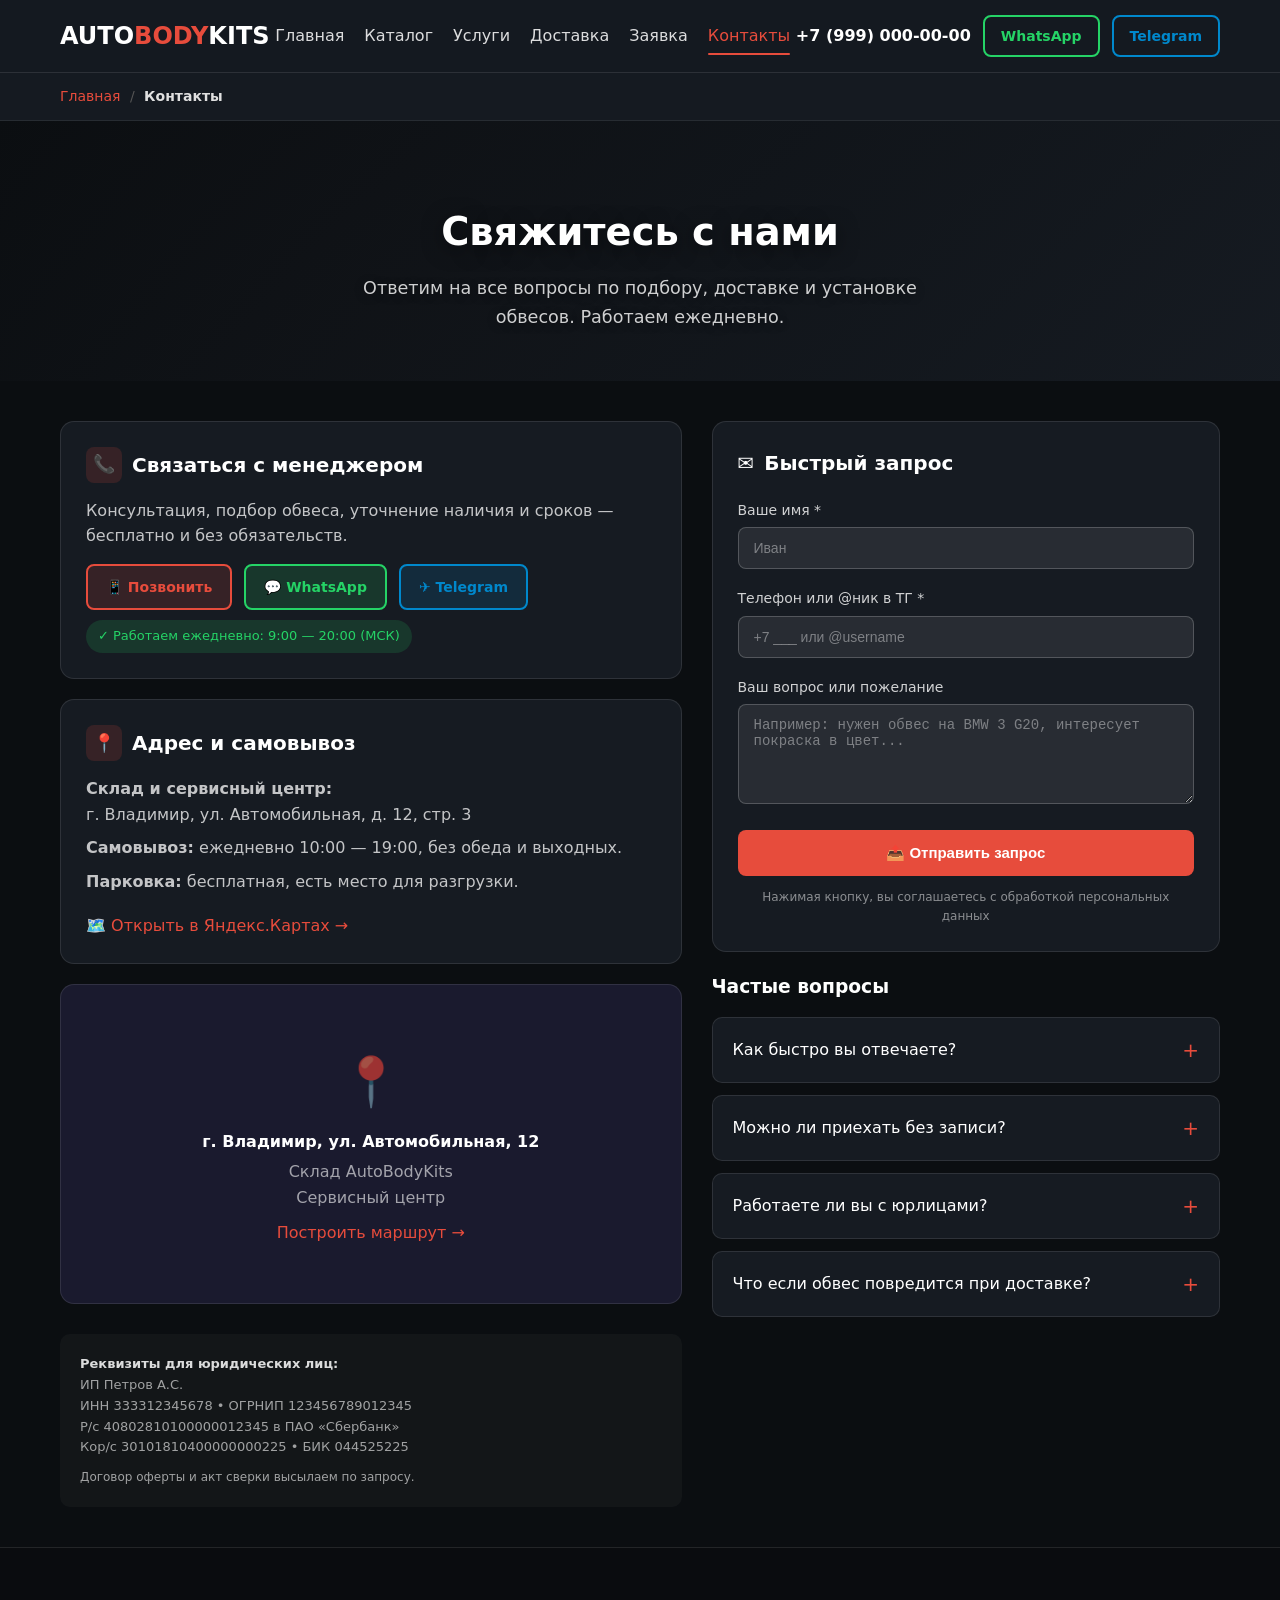
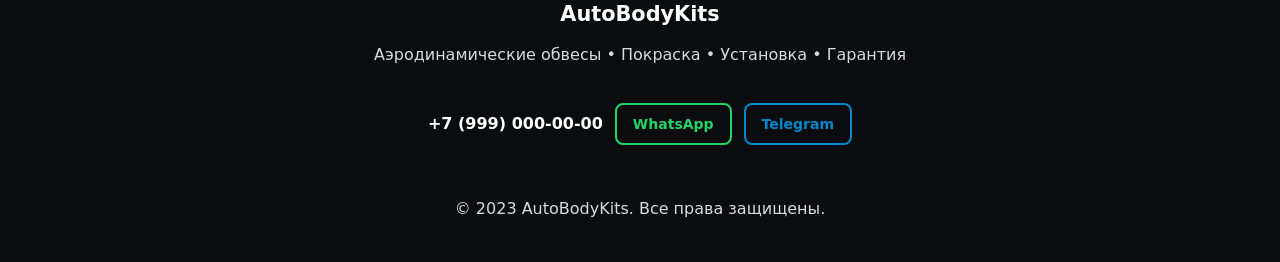
<file: Contacts.html>
<!DOCTYPE html>
<html lang="ru">
<head>
    <meta charset="UTF-8">
    <meta name="viewport" content="width=device-width, initial-scale=1.0">
    <title>Контакты | AutoBodyKits</title>
    <link rel="stylesheet" href="Static/Styles/mainstyle.css">
    <style>
        /* === Стили страницы Контактов === */
        .contacts-page {
            background: #0b0e11;
            color: #e0e0e0;
            min-height: 100vh;
            font-family: 'Segoe UI', system-ui, sans-serif;
        }

        /* Breadcrumb */
        .breadcrumb {
            padding: 12px 0;
            background: rgba(22,27,34,0.95);
            font-size: 14px;
            border-bottom: 1px solid rgba(255,255,255,0.08);
        }
        .breadcrumb a { color: #e74c3c; transition: 0.2s; text-decoration: none; }
        .breadcrumb a:hover { color: #fff; text-decoration: underline; }
        .breadcrumb span { color: #555; margin: 0 5px; }

        /* Hero */
        .contacts-hero {
            height: auto;
            min-height: 260px;
            padding: 70px 0 40px;
            background: linear-gradient(135deg, rgba(11,14,17,0.95), rgba(22,27,34,0.98)),
                        radial-gradient(circle at 30% 70%, rgba(231,76,60,0.12) 0%, transparent 50%);
            text-align: center;
        }
        .contacts-hero h1 { font-size: 2.4rem; color: #fff; margin-bottom: 12px; }
        .contacts-hero p { font-size: 1.1rem; color: rgba(255,255,255,0.8); max-width: 600px; margin: 0 auto; }

        /* Main Grid */
        .contacts-grid {
            display: grid;
            grid-template-columns: 1.1fr 0.9fr;
            gap: 30px;
            padding: 40px 0;
        }

        /* Contact Cards */
        .contact-card {
            background: #161b22;
            border: 1px solid rgba(255,255,255,0.1);
            border-radius: 14px;
            padding: 25px;
            margin-bottom: 20px;
            transition: all 0.3s ease;
        }
        .contact-card:hover {
            border-color: #e74c3c;
            box-shadow: 0 12px 35px rgba(231,76,60,0.15);
        }
        .contact-card h3 {
            color: #fff;
            font-size: 1.25rem;
            margin-bottom: 15px;
            display: flex;
            align-items: center;
            gap: 10px;
        }
        .contact-card h3 .icon {
            width: 36px;
            height: 36px;
            background: rgba(231,76,60,0.15);
            border-radius: 8px;
            display: flex;
            align-items: center;
            justify-content: center;
            font-size: 18px;
        }
        .contact-card p, .contact-card li {
            color: rgba(255,255,255,0.75);
            line-height: 1.6;
            margin-bottom: 8px;
        }
        .contact-card ul { list-style: none; padding: 0; margin: 0; }
        .contact-card a {
            color: #e74c3c;
            text-decoration: none;
            transition: 0.2s;
        }
        .contact-card a:hover { color: #fff; text-decoration: underline; }

        /* Messenger Buttons */
        .messenger-group {
            display: flex;
            flex-wrap: wrap;
            gap: 12px;
            margin-top: 15px;
        }
        .btn-messenger {
            display: inline-flex;
            align-items: center;
            gap: 8px;
            padding: 10px 18px;
            border-radius: 8px;
            font-weight: 600;
            font-size: 14px;
            text-decoration: none;
            transition: all 0.3s ease;
            border: 2px solid transparent;
        }
        .btn-messenger.wa {
            background: rgba(37,211,102,0.15);
            border-color: #25D366;
            color: #25D366;
        }
        .btn-messenger.wa:hover {
            background: #25D366;
            color: #fff;
            transform: translateY(-2px);
            box-shadow: 0 8px 20px rgba(37,211,102,0.3);
        }
        .btn-messenger.tg {
            background: rgba(0,136,204,0.15);
            border-color: #0088cc;
            color: #0088cc;
        }
        .btn-messenger.tg:hover {
            background: #0088cc;
            color: #fff;
            transform: translateY(-2px);
            box-shadow: 0 8px 20px rgba(0,136,204,0.3);
        }
        .btn-messenger.call {
            background: rgba(231,76,60,0.15);
            border-color: #e74c3c;
            color: #e74c3c;
        }
        .btn-messenger.call:hover {
            background: #e74c3c;
            color: #fff;
            transform: translateY(-2px);
            box-shadow: 0 8px 20px rgba(231,76,60,0.3);
        }

        /* Map Placeholder */
        .map-container {
            background: #1a1a2e;
            border: 1px solid rgba(255,255,255,0.1);
            border-radius: 14px;
            height: 320px;
            display: flex;
            align-items: center;
            justify-content: center;
            position: relative;
            overflow: hidden;
            margin-top: 20px;
        }
        .map-placeholder {
            text-align: center;
            color: rgba(255,255,255,0.6);
            padding: 20px;
        }
        .map-placeholder .pin {
            font-size: 3rem;
            margin-bottom: 10px;
            display: block;
        }
        .map-placeholder strong { color: #fff; display: block; margin: 8px 0 4px; }
        .map-link {
            display: inline-flex;
            align-items: center;
            gap: 6px;
            color: #e74c3c;
            text-decoration: none;
            font-weight: 500;
            margin-top: 10px;
            transition: 0.2s;
        }
        .map-link:hover { color: #fff; }

        /* Working Hours Badge */
        .hours-badge {
            display: inline-flex;
            align-items: center;
            gap: 6px;
            background: rgba(37,211,102,0.15);
            color: #25D366;
            padding: 6px 12px;
            border-radius: 20px;
            font-size: 13px;
            font-weight: 500;
            margin-top: 10px;
        }
        .hours-badge.offline {
            background: rgba(231,76,60,0.15);
            color: #e74c3c;
        }

        /* Quick Form */
        .quick-form {
            background: #161b22;
            border: 1px solid rgba(255,255,255,0.1);
            border-radius: 14px;
            padding: 25px;
        }
        .quick-form h3 {
            color: #fff;
            font-size: 1.25rem;
            margin-bottom: 20px;
            display: flex;
            align-items: center;
            gap: 10px;
        }
        .form-group { margin-bottom: 18px; }
        .form-group label {
            display: block;
            color: rgba(255,255,255,0.8);
            margin-bottom: 6px;
            font-size: 14px;
        }
        .form-control {
            width: 100%;
            background: rgba(255,255,255,0.08);
            border: 1px solid rgba(255,255,255,0.2);
            border-radius: 8px;
            padding: 12px 15px;
            color: #fff;
            font-size: 14px;
            transition: 0.2s;
        }
        .form-control:focus {
            outline: none;
            border-color: #e74c3c;
            background: rgba(255,255,255,0.12);
        }
        .form-control::placeholder { color: rgba(255,255,255,0.4); }
        textarea.form-control { min-height: 100px; resize: vertical; }
        .btn-submit {
            width: 100%;
            background: #e74c3c;
            color: #fff;
            border: none;
            padding: 14px;
            border-radius: 8px;
            font-weight: 600;
            font-size: 15px;
            cursor: pointer;
            transition: 0.3s;
            display: flex;
            align-items: center;
            justify-content: center;
            gap: 8px;
        }
        .btn-submit:hover {
            background: #c0392b;
            transform: translateY(-2px);
            box-shadow: 0 8px 25px rgba(231,76,60,0.4);
        }
        .form-note {
            font-size: 12px;
            color: rgba(255,255,255,0.5);
            text-align: center;
            margin-top: 12px;
        }

        /* FAQ Accordion */
        .faq-section { padding: 20px 0 60px; }
        .faq-item {
            background: #161b22;
            border: 1px solid rgba(255,255,255,0.1);
            border-radius: 10px;
            margin-bottom: 12px;
            overflow: hidden;
        }
        .faq-question {
            padding: 16px 20px;
            display: flex;
            justify-content: space-between;
            align-items: center;
            cursor: pointer;
            color: #fff;
            font-weight: 500;
            transition: 0.2s;
        }
        .faq-question:hover { background: rgba(255,255,255,0.03); }
        .faq-question::after {
            content: "+";
            font-size: 20px;
            color: #e74c3c;
            transition: 0.3s;
        }
        .faq-item.active .faq-question::after { content: "−"; }
        .faq-answer {
            max-height: 0;
            overflow: hidden;
            transition: max-height 0.3s ease;
            padding: 0 20px;
            color: rgba(255,255,255,0.7);
            line-height: 1.6;
        }
        .faq-item.active .faq-answer {
            max-height: 300px;
            padding: 0 20px 16px;
        }

        /* Legal / Requisites */
        .requisites {
            background: rgba(255,255,255,0.03);
            border-radius: 10px;
            padding: 20px;
            margin-top: 30px;
            font-size: 13px;
            color: rgba(255,255,255,0.6);
        }
        .requisites strong { color: rgba(255,255,255,0.85); }

        /* Mobile */
        @media (max-width: 992px) {
            .contacts-grid { grid-template-columns: 1fr; }
        }
        @media (max-width: 768px) {
            .contacts-hero h1 { font-size: 1.9rem; }
            .contacts-hero p { font-size: 1rem; }
            .messenger-group { flex-direction: column; }
            .btn-messenger { width: 100%; justify-content: center; }
            .map-container { height: 280px; }
        }
        @media (max-width: 480px) {
            .contact-card, .quick-form { padding: 20px; }
            .faq-question { padding: 14px 16px; font-size: 14px; }
        }
    </style>
</head>
<body class="contacts-page">

    <!-- Header -->
    <header>
        <div class="container header-wrap">
            <div class="logo">Auto<span>Body</span>Kits</div>
            <nav>
                <ul>
                    <li><a href="index.html">Главная</a></li>
                    <li><a href="Catalog.html">Каталог</a></li>
                    <li><a href="Services.html">Услуги</a></li>
                    <li><a href="Delivery.html">Доставка</a></li>
                    <li><a href="index.html#request-form">Заявка</a></li>
                    <li><a href="Contacts.html" class="active">Контакты</a></li>
                </ul>
            </nav>
            <div class="header-contacts">
                <a href="tel:+79990000000" class="phone">+7 (999) 000-00-00</a>
                <a href="https://wa.me/79990000000" class="load-btn">WhatsApp</a>
                <a href="https://t.me/username" class="load-btn tg">Telegram</a>
            </div>
        </div>
    </header>

    <!-- Breadcrumb -->
    <div class="breadcrumb">
        <div class="container">
            <a href="index.html">Главная</a> <span>/</span> <strong>Контакты</strong>
        </div>
    </div>

    <!-- Hero -->
    <section class="hero contacts-hero">
        <div class="container">
            <h1>Свяжитесь с нами</h1>
            <p>Ответим на все вопросы по подбору, доставке и установке обвесов. Работаем ежедневно.</p>
        </div>
    </section>

    <!-- Main Content -->
    <section class="container">
        <div class="contacts-grid">
            
            <!-- Left Column: Contact Info -->
            <div>
                <!-- Phone & Messengers -->
                <div class="contact-card">
                    <h3><span class="icon">📞</span> Связаться с менеджером</h3>
                    <p>Консультация, подбор обвеса, уточнение наличия и сроков — бесплатно и без обязательств.</p>
                    <div class="messenger-group">
                        <a href="tel:+79990000000" class="btn-messenger call">📱 Позвонить</a>
                        <a href="https://wa.me/79990000000" class="btn-messenger wa" target="_blank">💬 WhatsApp</a>
                        <a href="https://t.me/username" class="btn-messenger tg" target="_blank">✈️ Telegram</a>
                    </div>
                    <div class="hours-badge">✓ Работаем ежедневно: 9:00 — 20:00 (МСК)</div>
                </div>

                <!-- Address & Pickup -->
                <div class="contact-card">
                    <h3><span class="icon">📍</span> Адрес и самовывоз</h3>
                    <p><strong>Склад и сервисный центр:</strong><br>
                    г. Владимир, ул. Автомобильная, д. 12, стр. 3</p>
                    <p><strong>Самовывоз:</strong> ежедневно 10:00 — 19:00, без обеда и выходных.</p>
                    <p><strong>Парковка:</strong> бесплатная, есть место для разгрузки.</p>
                    <a href="https://yandex.ru/maps/?text=Владимир,ул.Автомобильная,12" class="map-link" target="_blank">
                        🗺️ Открыть в Яндекс.Картах →
                    </a>
                </div>

                <!-- Map Placeholder -->
                <div class="map-container">
                    <div class="map-placeholder">
                        <span class="pin">📍</span>
                        <strong>г. Владимир, ул. Автомобильная, 12</strong>
                        <p>Склад AutoBodyKits<br>Сервисный центр</p>
                        <a href="https://yandex.ru/maps/?text=Владимир,ул.Автомобильная,12" class="map-link" target="_blank">
                            Построить маршрут →
                        </a>
                    </div>
                    <!-- 
                    💡 Для реальной карты:
                    1. Зарегистрируйтесь в Яндекс.Картах для разработчиков
                    2. Получите API-ключ
                    3. Замените этот блок на iframe с конструктора карт
                    -->
                </div>

                <!-- Requisites -->
                <div class="requisites">
                    <p><strong>Реквизиты для юридических лиц:</strong></p>
                    <p>ИП Петров А.С.<br>
                    ИНН 333312345678 • ОГРНИП 123456789012345<br>
                    Р/с 40802810100000012345 в ПАО «Сбербанк»<br>
                    Кор/с 30101810400000000225 • БИК 044525225</p>
                    <p style="margin-top: 10px; font-size: 12px;">
                        Договор оферты и акт сверки высылаем по запросу.
                    </p>
                </div>
            </div>

            <!-- Right Column: Quick Form + FAQ -->
            <div>
                <!-- Quick Request Form -->
                <div class="quick-form">
                    <h3><span class="icon">✉️</span> Быстрый запрос</h3>
                    <form id="contactForm" onsubmit="sendForm(event)">
                        <div class="form-group">
                            <label for="name">Ваше имя *</label>
                            <input type="text" id="name" class="form-control" placeholder="Иван" required>
                        </div>
                        <div class="form-group">
                            <label for="contact">Телефон или @ник в ТГ *</label>
                            <input type="text" id="contact" class="form-control" placeholder="+7 ___ или @username" required>
                        </div>
                        <div class="form-group">
                            <label for="message">Ваш вопрос или пожелание</label>
                            <textarea id="message" class="form-control" placeholder="Например: нужен обвес на BMW 3 G20, интересует покраска в цвет..."></textarea>
                        </div>
                        <button type="submit" class="btn-submit">
                            📤 Отправить запрос
                        </button>
                        <p class="form-note">Нажимая кнопку, вы соглашаетесь с обработкой персональных данных</p>
                    </form>
                </div>

                <!-- FAQ -->
                <div class="faq-section">
                    <h3 style="color: #fff; margin-bottom: 15px;">Частые вопросы</h3>
                    
                    <div class="faq-item">
                        <div class="faq-question">Как быстро вы отвечаете?</div>
                        <div class="faq-answer">
                            Обычно в течение 15–30 минут в рабочее время (9:00–20:00 МСК). В выходные и вечером — до 1 часа.
                        </div>
                    </div>
                    
                    <div class="faq-item">
                        <div class="faq-question">Можно ли приехать без записи?</div>
                        <div class="faq-answer">
                            Да, самовывоз доступен ежедневно. Но для установки обвеса рекомендуем записаться заранее — так мы зарезервируем время и подготовим детали.
                        </div>
                    </div>
                    
                    <div class="faq-item">
                        <div class="faq-question">Работаете ли вы с юрлицами?</div>
                        <div class="faq-answer">
                            Да, работаем с НДС и без. Высылаем полный пакет документов: договор, счёт, акт, УПД. Для оптовых заказов — индивидуальные условия.
                        </div>
                    </div>
                    
                    <div class="faq-item">
                        <div class="faq-question">Что если обвес повредится при доставке?</div>
                        <div class="faq-answer">
                            Все грузы застрахованы. При повреждении составьте акт в ТК, пришлите фото нам — заменим деталь за свой счёт в кратчайшие сроки.
                        </div>
                    </div>
                </div>
            </div>
            
        </div>
    </section>

    <!-- Footer -->
    <footer id="contacts">
        <div class="container">
            <h3>AutoBodyKits</h3>
            <p>Аэродинамические обвесы • Покраска • Установка • Гарантия</p>
            <br>
            <div class="header-contacts" style="justify-content: center;">
                <a href="tel:+79990000000" class="phone" style="color: white;">+7 (999) 000-00-00</a>
                <a href="https://wa.me/79990000000" class="load-btn">WhatsApp</a>
                <a href="https://t.me/username" class="load-btn tg">Telegram</a>
            </div>
            <br><br>
            <p>&copy; 2023 AutoBodyKits. Все права защищены.</p>
        </div>
    </footer>

    <!-- Scripts -->
    <script>
        // FAQ Accordion
        document.querySelectorAll('.faq-question').forEach(q => {
            q.addEventListener('click', () => {
                const item = q.parentElement;
                item.classList.toggle('active');
            });
        });

        // Form Submit Handler (демо)
        function sendForm(e) {
            e.preventDefault();
            
            const name = document.getElementById('name').value;
            const contact = document.getElementById('contact').value;
            const message = document.getElementById('message').value;
            
            // Формируем сообщение для WhatsApp
            const text = `Новая заявка с сайта:\n👤 Имя: ${name}\n📞 Контакт: ${contact}\n💬 Сообщение: ${message || '—'}`;
            const waLink = `https://wa.me/79990000000?text=${encodeURIComponent(text)}`;
            
            // Открываем WhatsApp
            window.open(waLink, '_blank');
            
            // Очищаем форму и показываем сообщение
            document.getElementById('contactForm').reset();
            alert('✅ Спасибо! Мы перенаправили вас в WhatsApp. Если окно не открылось — напишите нам вручную по ссылке в шапке сайта.');
        }

        // Плавная прокрутка
        document.querySelectorAll('a[href^="#"]').forEach(anchor => {
            anchor.addEventListener('click', function(e) {
                e.preventDefault();
                const target = document.querySelector(this.getAttribute('href'));
                if (target) target.scrollIntoView({ behavior: 'smooth', block: 'start' });
            });
        });
    </script>
</body>
</html>
</file>
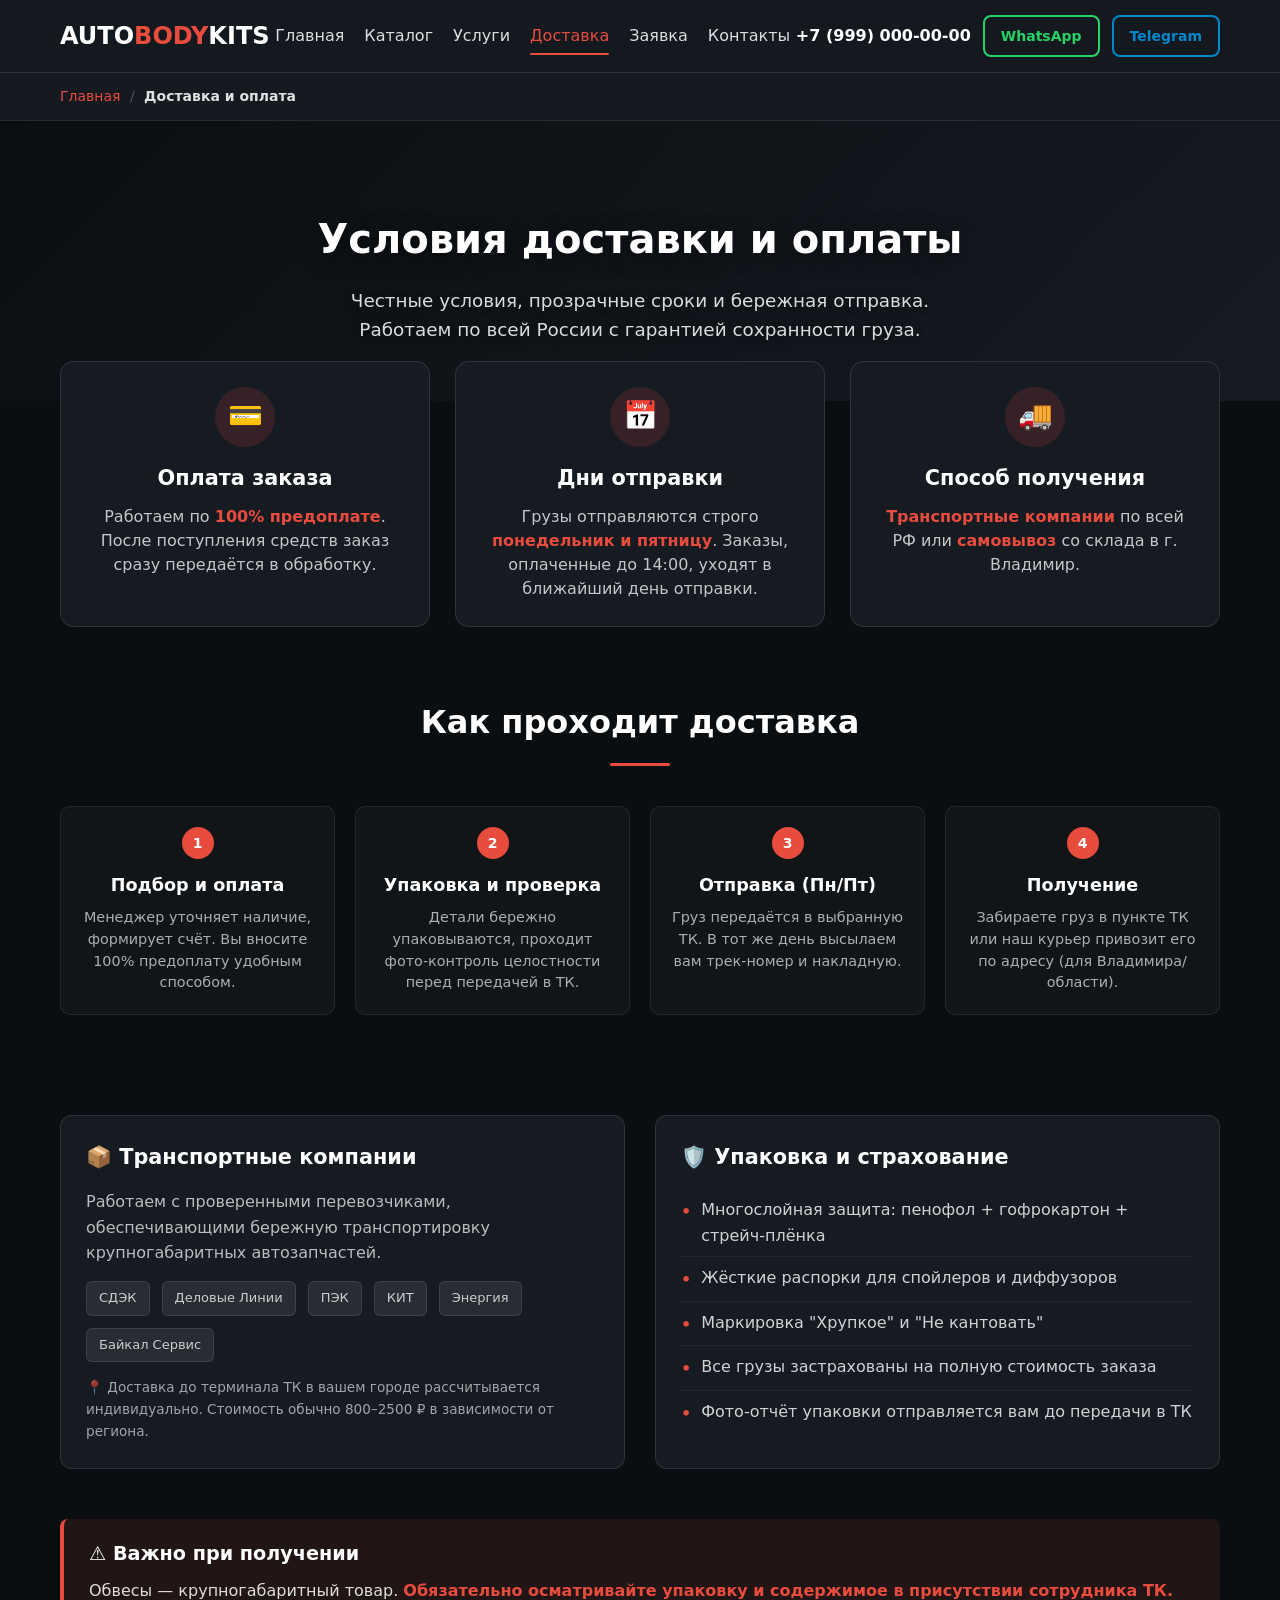
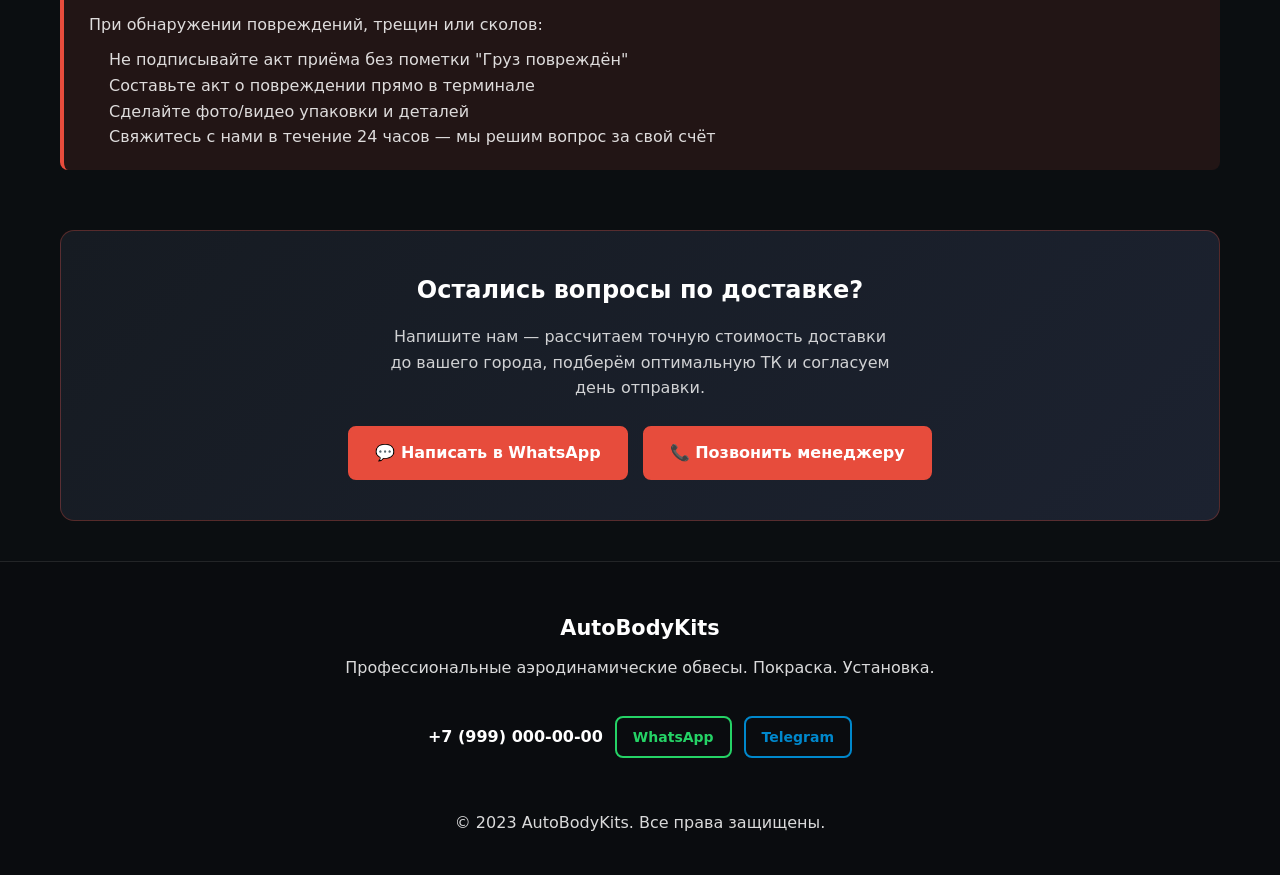
<file: Delivery.html>
<!DOCTYPE html>
<html lang="ru">
<head>
    <meta charset="UTF-8">
    <meta name="viewport" content="width=device-width, initial-scale=1.0">
    <title>Доставка и Оплата | AutoBodyKits</title>
    <link rel="stylesheet" href="Static/Styles/mainstyle.css">
    <style>
        /* === Стили страницы Доставки === */
        .delivery-page {
            background: #0b0e11;
            color: #e0e0e0;
            min-height: 100vh;
            font-family: 'Segoe UI', system-ui, sans-serif;
        }

        /* Breadcrumb */
        .breadcrumb {
            padding: 12px 0;
            background: rgba(22,27,34,0.95);
            font-size: 14px;
            border-bottom: 1px solid rgba(255,255,255,0.08);
        }
        .breadcrumb a { color: #e74c3c; transition: 0.2s; text-decoration: none; }
        .breadcrumb a:hover { color: #fff; text-decoration: underline; }
        .breadcrumb span { color: #555; margin: 0 5px; }

        /* Hero */
        .delivery-hero {
            height: auto;
            min-height: 280px;
            padding: 80px 0 50px;
            background: linear-gradient(135deg, rgba(11,14,17,0.95), rgba(22,27,34,0.98)),
                        radial-gradient(circle at 80% 20%, rgba(231,76,60,0.1) 0%, transparent 50%);
            text-align: center;
        }
        .delivery-hero h1 { font-size: 2.5rem; color: #fff; margin-bottom: 15px; }
        .delivery-hero p { font-size: 1.15rem; color: rgba(255,255,255,0.85); max-width: 650px; margin: 0 auto; line-height: 1.6; }

        /* Key Conditions Cards */
        .conditions-grid {
            display: grid;
            grid-template-columns: repeat(auto-fit, minmax(280px, 1fr));
            gap: 25px;
            margin-top: -40px;
            position: relative;
            z-index: 2;
        }
        .condition-card {
            background: #161b22;
            border: 1px solid rgba(255,255,255,0.1);
            border-radius: 14px;
            padding: 25px;
            text-align: center;
            transition: all 0.3s ease;
        }
        .condition-card:hover {
            transform: translateY(-5px);
            border-color: #e74c3c;
            box-shadow: 0 15px 35px rgba(231,76,60,0.15);
        }
        .condition-icon {
            width: 60px;
            height: 60px;
            background: rgba(231,76,60,0.15);
            border-radius: 50%;
            display: flex;
            align-items: center;
            justify-content: center;
            font-size: 28px;
            margin: 0 auto 15px;
        }
        .condition-card h3 { color: #fff; font-size: 1.3rem; margin: 0 0 10px; }
        .condition-card p { color: rgba(255,255,255,0.75); margin: 0; line-height: 1.5; }
        .condition-highlight { color: #e74c3c; font-weight: 600; }

        /* Process Section */
        .process-section { padding: 70px 0 50px; }
        .section-title { text-align: center; color: #fff; font-size: 2rem; margin-bottom: 40px; }
        .steps-timeline {
            display: grid;
            grid-template-columns: repeat(auto-fit, minmax(220px, 1fr));
            gap: 20px;
            position: relative;
        }
        .step-item {
            background: rgba(255,255,255,0.03);
            border: 1px solid rgba(255,255,255,0.08);
            border-radius: 10px;
            padding: 20px;
            text-align: center;
            position: relative;
        }
        .step-num {
            display: inline-flex;
            align-items: center;
            justify-content: center;
            width: 32px;
            height: 32px;
            background: #e74c3c;
            color: #fff;
            border-radius: 50%;
            font-weight: bold;
            font-size: 14px;
            margin-bottom: 12px;
        }
        .step-title { color: #fff; font-size: 1.1rem; margin-bottom: 8px; }
        .step-desc { color: rgba(255,255,255,0.65); font-size: 0.9rem; line-height: 1.5; }

        /* Transport & Packaging */
        .info-split {
            display: grid;
            grid-template-columns: 1fr 1fr;
            gap: 30px;
            margin: 50px 0;
        }
        .info-block-card {
            background: #161b22;
            border: 1px solid rgba(255,255,255,0.1);
            border-radius: 12px;
            padding: 25px;
        }
        .info-block-card h3 { color: #fff; margin-bottom: 15px; font-size: 1.3rem; display: flex; align-items: center; gap: 10px; }
        .info-block-card ul { list-style: none; padding: 0; margin: 0; }
        .info-block-card ul li {
            padding: 8px 0;
            border-bottom: 1px solid rgba(255,255,255,0.05);
            color: rgba(255,255,255,0.8);
            display: flex;
            align-items: flex-start;
            gap: 10px;
        }
        .info-block-card ul li:last-child { border-bottom: none; }
        .info-block-card ul li::before { content: "•"; color: #e74c3c; font-weight: bold; margin-top: 2px; }
        .tk-logos { display: flex; flex-wrap: wrap; gap: 12px; margin-top: 15px; }
        .tk-badge {
            background: rgba(255,255,255,0.08);
            padding: 6px 12px;
            border-radius: 6px;
            font-size: 13px;
            color: #ccc;
            border: 1px solid rgba(255,255,255,0.1);
        }

        /* Warning / Important */
        .warning-box {
            background: rgba(231,76,60,0.1);
            border-left: 4px solid #e74c3c;
            padding: 20px 25px;
            border-radius: 8px;
            margin: 40px 0;
        }
        .warning-box h4 { color: #fff; margin: 0 0 10px; font-size: 1.2rem; }
        .warning-box p { color: rgba(255,255,255,0.85); margin: 0 0 10px; line-height: 1.5; }
        .warning-box strong { color: #e74c3c; }

        /* CTA */
        .cta-box {
            background: linear-gradient(135deg, #161b22, #1c2230);
            border: 1px solid rgba(231,76,60,0.3);
            border-radius: 14px;
            padding: 40px 30px;
            text-align: center;
            margin: 60px 0 40px;
        }
        .cta-box h2 { color: #fff; margin-bottom: 15px; }
        .cta-box p { color: rgba(255,255,255,0.8); margin-bottom: 25px; max-width: 500px; margin-left: auto; margin-right: auto; }
        .cta-buttons { display: flex; justify-content: center; gap: 15px; flex-wrap: wrap; }
        .btn-primary { background: #e74c3c; color: #fff; padding: 12px 25px; border-radius: 8px; font-weight: 600; text-decoration: none; transition: 0.3s; display: inline-flex; align-items: center; gap: 8px; }
        .btn-primary:hover { background: #c0392b; transform: translateY(-2px); box-shadow: 0 8px 20px rgba(231,76,60,0.3); }
        .btn-outline { background: transparent; border: 2px solid rgba(255,255,255,0.3); color: #fff; padding: 12px 25px; border-radius: 8px; font-weight: 600; text-decoration: none; transition: 0.3s; }
        .btn-outline:hover { border-color: #e74c3c; color: #e74c3c; }

        /* Mobile */
        @media (max-width: 992px) {
            .info-split { grid-template-columns: 1fr; }
            .conditions-grid { margin-top: 0; }
        }
        @media (max-width: 768px) {
            .delivery-hero h1 { font-size: 1.9rem; }
            .delivery-hero p { font-size: 1rem; }
            .steps-timeline { grid-template-columns: 1fr 1fr; }
        }
        @media (max-width: 480px) {
            .steps-timeline { grid-template-columns: 1fr; }
            .condition-card { padding: 20px; }
            .cta-buttons { flex-direction: column; }
            .btn-primary, .btn-outline { width: 100%; justify-content: center; }
        }
    </style>
</head>
<body class="delivery-page">

    <!-- Header -->
    <header>
        <div class="container header-wrap">
            <div class="logo">Auto<span>Body</span>Kits</div>
            <nav>
                <ul>
                    <li><a href="index.html">Главная</a></li>
                    <li><a href="Catalog.html">Каталог</a></li>
                    <li><a href="Services.html">Услуги</a></li>
                    <li><a href="Delivery.html" class="active">Доставка</a></li>
                    <li><a href="index.html#request-form">Заявка</a></li>
                    <li><a href="Contacts.html">Контакты</a></li>
                </ul>
            </nav>
            <div class="header-contacts">
                <a href="tel:+79990000000" class="phone">+7 (999) 000-00-00</a>
                <a href="https://wa.me/79990000000" class="load-btn">WhatsApp</a>
                <a href="https://t.me/username" class="load-btn tg">Telegram</a>
            </div>
        </div>
    </header>

    <!-- Breadcrumb -->
    <div class="breadcrumb">
        <div class="container">
            <a href="index.html">Главная</a> <span>/</span> <strong>Доставка и оплата</strong>
        </div>
    </div>

    <!-- Hero -->
    <section class="hero delivery-hero">
        <div class="container">
            <h1>Условия доставки и оплаты</h1>
            <p>Честные условия, прозрачные сроки и бережная отправка. Работаем по всей России с гарантией сохранности груза.</p>
        </div>
    </section>

    <!-- Key Conditions -->
    <section class="container">
        <div class="conditions-grid">
            <div class="condition-card">
                <div class="condition-icon">💳</div>
                <h3>Оплата заказа</h3>
                <p>Работаем по <span class="condition-highlight">100% предоплате</span>. После поступления средств заказ сразу передаётся в обработку.</p>
            </div>
            <div class="condition-card">
                <div class="condition-icon">📅</div>
                <h3>Дни отправки</h3>
                <p>Грузы отправляются строго <span class="condition-highlight">понедельник и пятницу</span>. Заказы, оплаченные до 14:00, уходят в ближайший день отправки.</p>
            </div>
            <div class="condition-card">
                <div class="condition-icon">🚚</div>
                <h3>Способ получения</h3>
                <p><span class="condition-highlight">Транспортные компании</span> по всей РФ или <span class="condition-highlight">самовывоз</span> со склада в г. Владимир.</p>
            </div>
        </div>
    </section>

    <!-- How it Works -->
    <section class="process-section">
        <div class="container">
            <h2 class="section-title">Как проходит доставка</h2>
            <div class="steps-timeline">
                <div class="step-item">
                    <div class="step-num">1</div>
                    <h3 class="step-title">Подбор и оплата</h3>
                    <p class="step-desc">Менеджер уточняет наличие, формирует счёт. Вы вносите 100% предоплату удобным способом.</p>
                </div>
                <div class="step-item">
                    <div class="step-num">2</div>
                    <h3 class="step-title">Упаковка и проверка</h3>
                    <p class="step-desc">Детали бережно упаковываются, проходит фото-контроль целостности перед передачей в ТК.</p>
                </div>
                <div class="step-item">
                    <div class="step-num">3</div>
                    <h3 class="step-title">Отправка (Пн/Пт)</h3>
                    <p class="step-desc">Груз передаётся в выбранную ТК. В тот же день высылаем вам трек-номер и накладную.</p>
                </div>
                <div class="step-item">
                    <div class="step-num">4</div>
                    <h3 class="step-title">Получение</h3>
                    <p class="step-desc">Забираете груз в пункте ТК или наш курьер привозит его по адресу (для Владимира/области).</p>
                </div>
            </div>
        </div>
    </section>

    <!-- Transport & Packaging -->
    <section class="container">
        <div class="info-split">
            <div class="info-block-card">
                <h3>📦 Транспортные компании</h3>
                <p style="color: rgba(255,255,255,0.7); margin-bottom: 15px;">Работаем с проверенными перевозчиками, обеспечивающими бережную транспортировку крупногабаритных автозапчастей.</p>
                <div class="tk-logos">
                    <span class="tk-badge">СДЭК</span>
                    <span class="tk-badge">Деловые Линии</span>
                    <span class="tk-badge">ПЭК</span>
                    <span class="tk-badge">КИТ</span>
                    <span class="tk-badge">Энергия</span>
                    <span class="tk-badge">Байкал Сервис</span>
                </div>
                <p style="color: rgba(255,255,255,0.6); font-size: 0.85rem; margin-top: 15px;">📍 Доставка до терминала ТК в вашем городе рассчитывается индивидуально. Стоимость обычно 800–2500 ₽ в зависимости от региона.</p>
            </div>
            <div class="info-block-card">
                <h3>🛡️ Упаковка и страхование</h3>
                <ul>
                    <li>Многослойная защита: пенофол + гофрокартон + стрейч-плёнка</li>
                    <li>Жёсткие распорки для спойлеров и диффузоров</li>
                    <li>Маркировка "Хрупкое" и "Не кантовать"</li>
                    <li>Все грузы застрахованы на полную стоимость заказа</li>
                    <li>Фото-отчёт упаковки отправляется вам до передачи в ТК</li>
                </ul>
            </div>
        </div>

        <!-- Warning Box -->
        <div class="warning-box">
            <h4>⚠️ Важно при получении</h4>
            <p>Обвесы — крупногабаритный товар. <strong>Обязательно осматривайте упаковку и содержимое в присутствии сотрудника ТК.</strong></p>
            <p>При обнаружении повреждений, трещин или сколов:</p>
            <ul style="color: rgba(255,255,255,0.85); padding-left: 20px; margin: 5px 0 0;">
                <li>Не подписывайте акт приёма без пометки "Груз повреждён"</li>
                <li>Составьте акт о повреждении прямо в терминале</li>
                <li>Сделайте фото/видео упаковки и деталей</li>
                <li>Свяжитесь с нами в течение 24 часов — мы решим вопрос за свой счёт</li>
            </ul>
        </div>
    </section>

    <!-- CTA -->
    <section class="container">
        <div class="cta-box">
            <h2>Остались вопросы по доставке?</h2>
            <p>Напишите нам — рассчитаем точную стоимость доставки до вашего города, подберём оптимальную ТК и согласуем день отправки.</p>
            <div class="cta-buttons">
                <a href="https://wa.me/79990000000?text=Здравствуйте!%20Хочу%20узнать%20стоимость%20доставки%20обвеса%20в%20моё%20город." class="btn-primary">💬 Написать в WhatsApp</a>
                <a href="tel:+79990000000" class="btn-primary">📞 Позвонить менеджеру</a>
            </div>
        </div>
    </section>

    <!-- Footer -->
    <footer id="contacts">
        <div class="container">
            <h3>AutoBodyKits</h3>
            <p>Профессиональные аэродинамические обвесы. Покраска. Установка.</p>
            <br>
            <div class="header-contacts" style="justify-content: center;">
                <a href="tel:+79990000000" class="phone" style="color: white;">+7 (999) 000-00-00</a>
                <a href="https://wa.me/79990000000" class="load-btn">WhatsApp</a>
                <a href="https://t.me/username" class="load-btn tg">Telegram</a>
            </div>
            <br><br>
            <p>&copy; 2023 AutoBodyKits. Все права защищены.</p>
        </div>
    </footer>

    <!-- Scripts -->
    <script>
        // Плавная прокрутка к якорям
        document.querySelectorAll('a[href^="#"]').forEach(anchor => {
            anchor.addEventListener('click', function(e) {
                e.preventDefault();
                const target = document.querySelector(this.getAttribute('href'));
                if (target) target.scrollIntoView({ behavior: 'smooth', block: 'start' });
            });
        });
    </script>
</body>
</html>
</file>
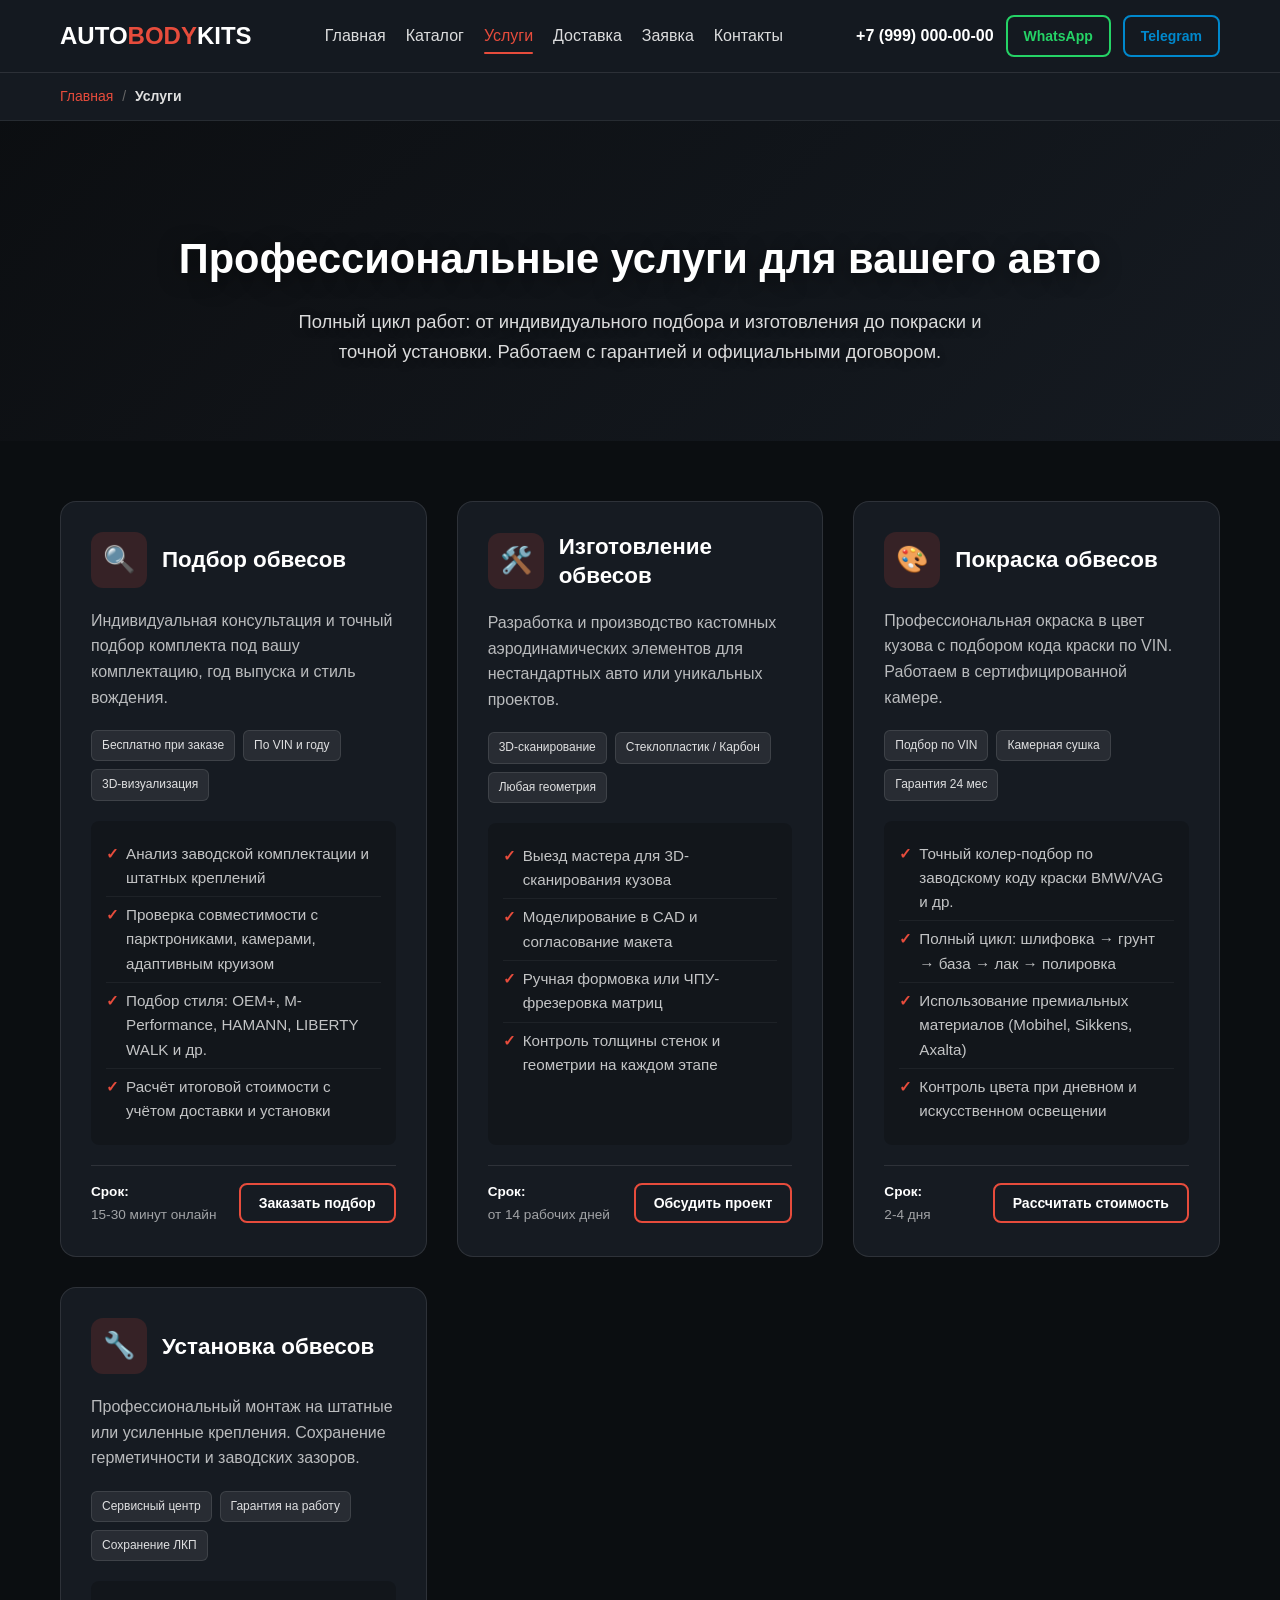
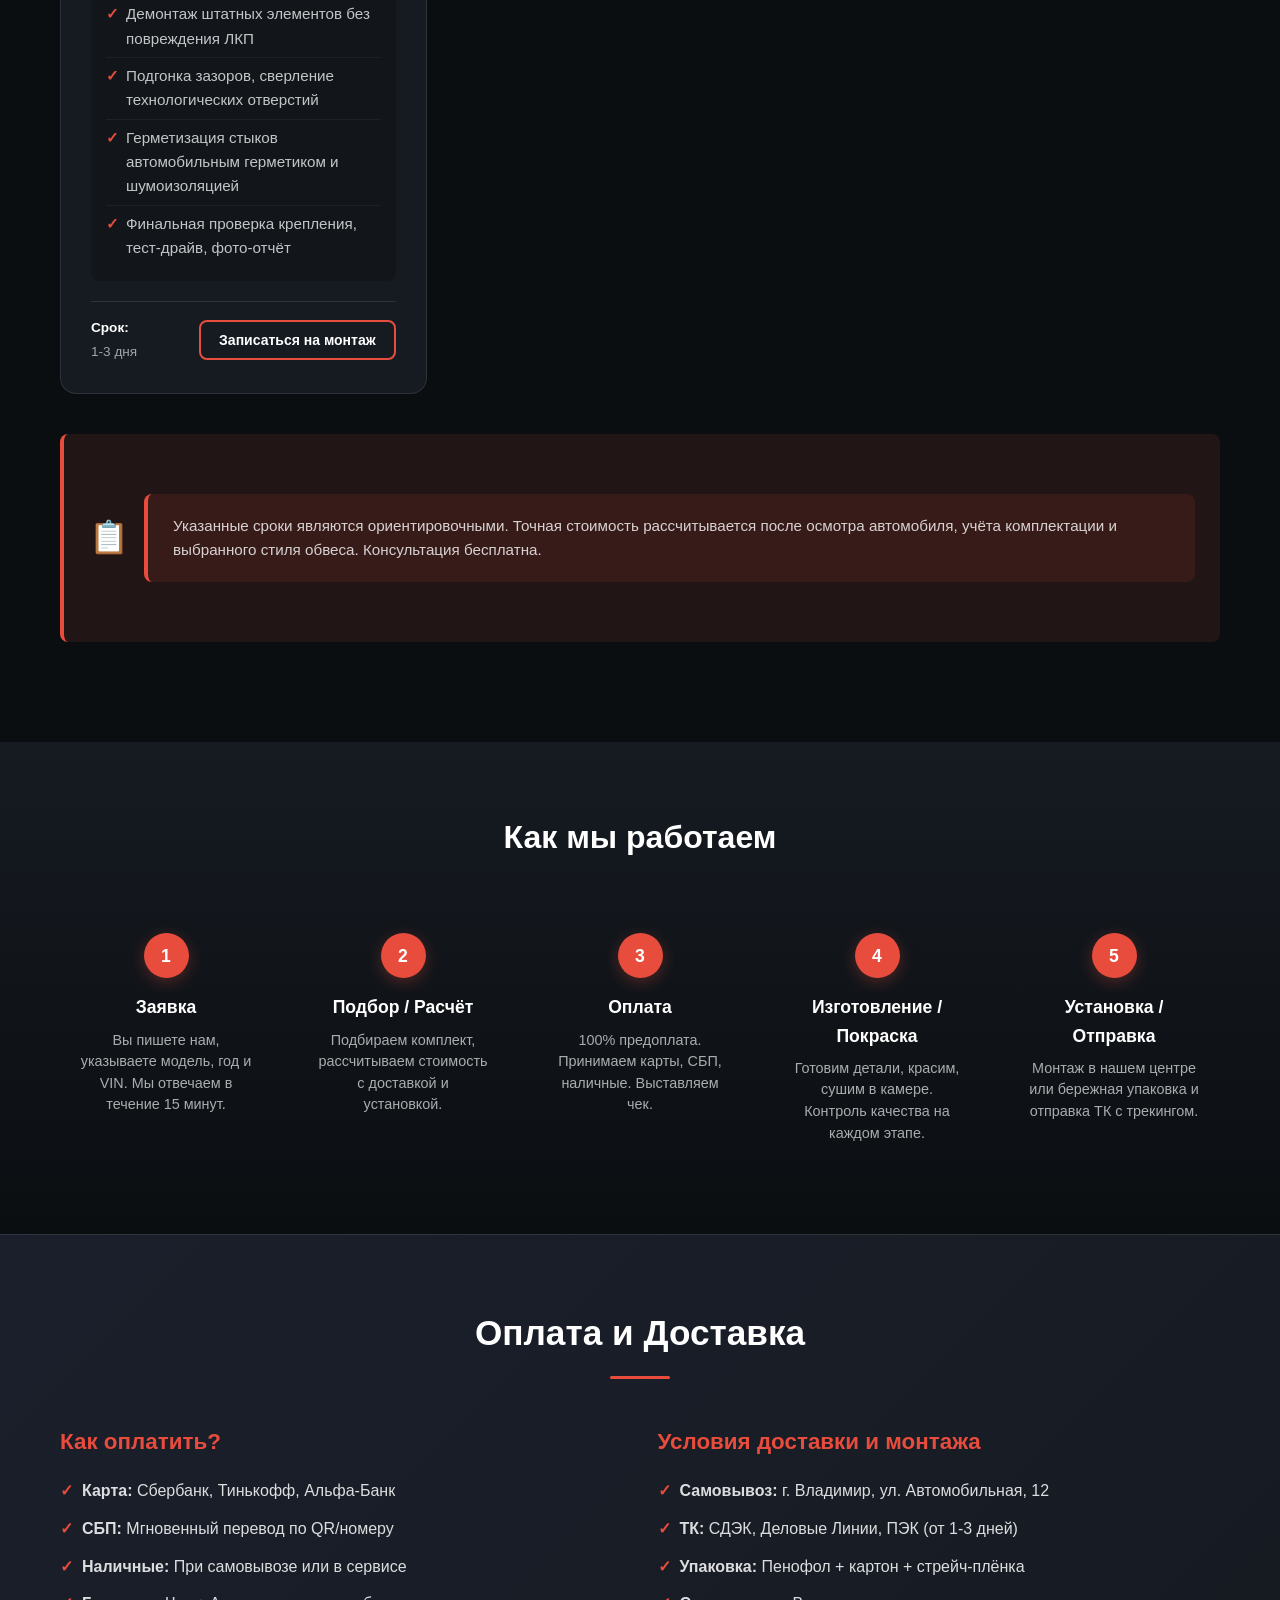
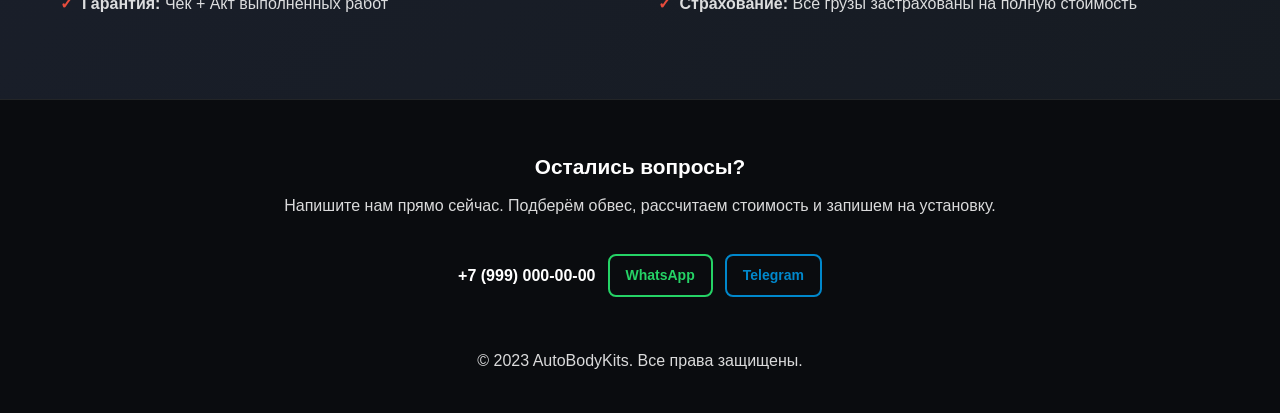
<file: Services.html>
<!DOCTYPE html>
<html lang="ru">
<head>
    <meta charset="UTF-8">
    <meta name="viewport" content="width=device-width, initial-scale=1.0">
    <title>Услуги по обвесам | AutoBodyKits</title>
    <link rel="stylesheet" href="Static/Styles/mainstyle.css">
    <style>
        /* === Стили специально для страницы Услуг === */
        .services-page {
            background: var(--bg);
            color: #e0e0e0;
            min-height: 100vh;
        }

        /* Breadcrumb */
        .breadcrumb {
            padding: 12px 0;
            background: rgba(22,27,34,0.95);
            font-size: 14px;
            border-bottom: 1px solid rgba(255,255,255,0.08);
        }
        .breadcrumb a { color: #e74c3c; transition: 0.2s; }
        .breadcrumb a:hover { color: #fff; text-decoration: underline; }
        .breadcrumb span { color: #666; margin: 0 5px; }

        /* Hero Section */
        .services-hero {
            height: auto;
            min-height: 320px;
            padding: 80px 0 50px;
            background: linear-gradient(135deg, rgba(11,14,17,0.95), rgba(22,27,34,0.98)), 
                        radial-gradient(circle at 20% 80%, rgba(231,76,60,0.15) 0%, transparent 50%);
            text-align: center;
        }
        .services-hero h1 {
            font-size: 2.6rem;
            color: #fff;
            margin-bottom: 15px;
        }
        .services-hero p {
            font-size: 1.15rem;
            color: rgba(255,255,255,0.85);
            max-width: 700px;
            margin: 0 auto;
        }

        /* Detailed Services Grid */
        .services-detailed {
            padding: 60px 0;
        }
        .services-detailed-grid {
            display: grid;
            grid-template-columns: repeat(auto-fit, minmax(340px, 1fr));
            gap: 30px;
        }
        .service-detailed-card {
            background: var(--card-bg);
            border: 1px solid rgba(255,255,255,0.1);
            border-radius: 16px;
            padding: 30px;
            transition: all 0.35s ease;
            position: relative;
            overflow: hidden;
            display: flex;
            flex-direction: column;
        }
        .service-detailed-card:hover {
            transform: translateY(-6px);
            border-color: #e74c3c;
            box-shadow: 0 20px 50px rgba(231, 76, 60, 0.2);
        }
        .service-detailed-card::before {
            content: "";
            position: absolute;
            top: 0; left: 0; width: 4px; height: 100%;
            background: #e74c3c;
            opacity: 0;
            transition: 0.3s;
        }
        .service-detailed-card:hover::before { opacity: 1; }

        .service-header {
            display: flex;
            align-items: center;
            gap: 15px;
            margin-bottom: 20px;
        }
        .service-icon-box {
            width: 56px;
            height: 56px;
            background: rgba(231,76,60,0.15);
            border-radius: 12px;
            display: flex;
            align-items: center;
            justify-content: center;
            font-size: 26px;
            flex-shrink: 0;
        }
        .service-title {
            font-size: 1.4rem;
            color: #fff;
            margin: 0;
            line-height: 1.3;
        }
        .service-short {
            color: rgba(255,255,255,0.7);
            margin-bottom: 20px;
            line-height: 1.6;
        }
        .service-features {
            display: flex;
            flex-wrap: wrap;
            gap: 8px;
            margin-bottom: 20px;
        }
        .feature-tag {
            background: rgba(255,255,255,0.08);
            color: rgba(255,255,255,0.85);
            padding: 5px 10px;
            border-radius: 6px;
            font-size: 12px;
            border: 1px solid rgba(255,255,255,0.1);
        }
        .service-details {
            background: rgba(0,0,0,0.2);
            padding: 15px;
            border-radius: 8px;
            margin-bottom: 20px;
            flex-grow: 1;
        }
        .service-details ul {
            list-style: none;
            padding: 0;
            margin: 0;
        }
        .service-details ul li {
            padding: 6px 0;
            padding-left: 20px;
            position: relative;
            color: rgba(255,255,255,0.75);
            font-size: 0.95rem;
            border-bottom: 1px solid rgba(255,255,255,0.05);
        }
        .service-details ul li:last-child { border-bottom: none; }
        .service-details ul li::before {
            content: "✓";
            position: absolute;
            left: 0;
            color: #e74c3c;
            font-weight: bold;
        }
        .service-footer {
            display: flex;
            justify-content: space-between;
            align-items: center;
            margin-top: auto;
            padding-top: 15px;
            border-top: 1px solid rgba(255,255,255,0.1);
        }
        .service-meta {
            font-size: 0.85rem;
            color: rgba(255,255,255,0.6);
        }
        .service-meta strong { color: #fff; display: block; margin-bottom: 2px; }
        .btn-service {
            background: transparent;
            border: 2px solid #e74c3c;
            color: #fff;
            padding: 10px 18px;
            border-radius: 8px;
            font-weight: 600;
            cursor: pointer;
            transition: 0.3s;
            font-size: 14px;
        }
        .btn-service:hover {
            background: #e74c3c;
            transform: translateY(-2px);
            box-shadow: 0 8px 20px rgba(231,76,60,0.3);
        }

        /* Process / How We Work */
        .process-section {
            background: linear-gradient(180deg, var(--card-bg), var(--bg));
            padding: 70px 0;
        }
        .section-title-light { text-align: center; color: #fff; margin-bottom: 50px; font-size: 2rem; }
        .process-steps {
            display: grid;
            grid-template-columns: repeat(auto-fit, minmax(200px, 1fr));
            gap: 25px;
            position: relative;
        }
        .step-card {
            text-align: center;
            padding: 20px;
            position: relative;
        }
        .step-number {
            width: 45px;
            height: 45px;
            background: #e74c3c;
            color: #fff;
            border-radius: 50%;
            display: flex;
            align-items: center;
            justify-content: center;
            font-weight: bold;
            font-size: 1.1rem;
            margin: 0 auto 15px;
            box-shadow: 0 4px 15px rgba(231,76,60,0.3);
        }
        .step-title { color: #fff; font-size: 1.1rem; margin-bottom: 8px; }
        .step-desc { color: rgba(255,255,255,0.65); font-size: 0.9rem; line-height: 1.5; }

        /* Info Banner */
        .info-banner {
            background: rgba(231,76,60,0.1);
            border-left: 4px solid #e74c3c;
            padding: 20px 25px;
            border-radius: 8px;
            margin: 40px 0;
            display: flex;
            align-items: center;
            gap: 15px;
        }
        .info-banner-icon { font-size: 2rem; min-width: 40px; }
        .info-banner h4 { color: #fff; margin: 0 0 5px; }
        .info-banner p { color: rgba(255,255,255,0.8); margin: 0; font-size: 0.95rem; }

        /* Mobile */
        @media (max-width: 992px) {
            .services-detailed-grid { grid-template-columns: 1fr; }
        }
        @media (max-width: 768px) {
            .services-hero h1 { font-size: 2rem; }
            .services-hero p { font-size: 1rem; }
            .service-detailed-card { padding: 20px; }
            .service-footer { flex-direction: column; gap: 15px; align-items: flex-start; }
            .btn-service { width: 100%; text-align: center; }
            .process-steps { grid-template-columns: 1fr 1fr; }
        }
        @media (max-width: 480px) {
            .process-steps { grid-template-columns: 1fr; }
            .info-banner { flex-direction: column; text-align: center; }
        }
    </style>
</head>
<body class="services-page">

    <!-- Header -->
    <header>
        <div class="container header-wrap">
            <div class="logo">Auto<span>Body</span>Kits</div>
            <nav>
                <ul>
                    <li><a href="index.html">Главная</a></li>
                    <li><a href="Catalog.html">Каталог</a></li>
                    <li><a href="Services.html" class="active">Услуги</a></li>
                    <li><a href="Delivery.html">Доставка</a></li>
                    <li><a href="index.html#request-form">Заявка</a></li>
                    <li><a href="Contacts.html">Контакты</a></li>
                </ul>
            </nav>
            <div class="header-contacts">
                <a href="tel:+79990000000" class="phone">+7 (999) 000-00-00</a>
                <a href="https://wa.me/79990000000" class="load-btn">WhatsApp</a>
                <a href="https://t.me/username" class="load-btn tg">Telegram</a>
            </div>
        </div>
    </header>

    <!-- Breadcrumb -->
    <div class="breadcrumb">
        <div class="container">
            <a href="index.html">Главная</a> <span>/</span> <strong>Услуги</strong>
        </div>
    </div>

    <!-- Hero -->
    <section class="hero services-hero">
        <div class="container">
            <h1>Профессиональные услуги для вашего авто</h1>
            <p>Полный цикл работ: от индивидуального подбора и изготовления до покраски и точной установки. Работаем с гарантией и официальными договором.</p>
        </div>
    </section>

    <!-- Services Grid -->
    <section id="services" class="services-detailed">
        <div class="container">
            <div class="services-detailed-grid">
                
                <!-- 1. Подбор обвесов -->
                <div class="service-detailed-card">
                    <div class="service-header">
                        <div class="service-icon-box">🔍</div>
                        <h2 class="service-title">Подбор обвесов</h2>
                    </div>
                    <p class="service-short">Индивидуальная консультация и точный подбор комплекта под вашу комплектацию, год выпуска и стиль вождения.</p>
                    <div class="service-features">
                        <span class="feature-tag">Бесплатно при заказе</span>
                        <span class="feature-tag">По VIN и году</span>
                        <span class="feature-tag">3D-визуализация</span>
                    </div>
                    <div class="service-details">
                        <ul>
                            <li>Анализ заводской комплектации и штатных креплений</li>
                            <li>Проверка совместимости с парктрониками, камерами, адаптивным круизом</li>
                            <li>Подбор стиля: OEM+, M-Performance, HAMANN, LIBERTY WALK и др.</li>
                            <li>Расчёт итоговой стоимости с учётом доставки и установки</li>
                        </ul>
                    </div>
                    <div class="service-footer">
                        <div class="service-meta"><strong>Срок:</strong> 15-30 минут онлайн</div>
                        <button class="btn-service" onclick="orderService('Подбор обвесов')">Заказать подбор</button>
                    </div>
                </div>

                <!-- 2. Изготовление обвесов -->
                <div class="service-detailed-card">
                    <div class="service-header">
                        <div class="service-icon-box">🛠️</div>
                        <h2 class="service-title">Изготовление обвесов</h2>
                    </div>
                    <p class="service-short">Разработка и производство кастомных аэродинамических элементов для нестандартных авто или уникальных проектов.</p>
                    <div class="service-features">
                        <span class="feature-tag">3D-сканирование</span>
                        <span class="feature-tag">Стеклопластик / Карбон</span>
                        <span class="feature-tag">Любая геометрия</span>
                    </div>
                    <div class="service-details">
                        <ul>
                            <li>Выезд мастера для 3D-сканирования кузова</li>
                            <li>Моделирование в CAD и согласование макета</li>
                            <li>Ручная формовка или ЧПУ-фрезеровка матриц</li>
                            <li>Контроль толщины стенок и геометрии на каждом этапе</li>
                        </ul>
                    </div>
                    <div class="service-footer">
                        <div class="service-meta"><strong>Срок:</strong> от 14 рабочих дней</div>
                        <button class="btn-service" onclick="orderService('Изготовление обвеса')">Обсудить проект</button>
                    </div>
                </div>

                <!-- 3. Покраска обвесов -->
                <div class="service-detailed-card">
                    <div class="service-header">
                        <div class="service-icon-box">🎨</div>
                        <h2 class="service-title">Покраска обвесов</h2>
                    </div>
                    <p class="service-short">Профессиональная окраска в цвет кузова с подбором кода краски по VIN. Работаем в сертифицированной камере.</p>
                    <div class="service-features">
                        <span class="feature-tag">Подбор по VIN</span>
                        <span class="feature-tag">Камерная сушка</span>
                        <span class="feature-tag">Гарантия 24 мес</span>
                    </div>
                    <div class="service-details">
                        <ul>
                            <li>Точный колер-подбор по заводскому коду краски BMW/VAG и др.</li>
                            <li>Полный цикл: шлифовка → грунт → база → лак → полировка</li>
                            <li>Использование премиальных материалов (Mobihel, Sikkens, Axalta)</li>
                            <li>Контроль цвета при дневном и искусственном освещении</li>
                        </ul>
                    </div>
                    <div class="service-footer">
                        <div class="service-meta"><strong>Срок:</strong> 2-4 дня</div>
                        <button class="btn-service" onclick="orderService('Покраска обвеса')">Рассчитать стоимость</button>
                    </div>
                </div>

                <!-- 4. Установка обвесов -->
                <div class="service-detailed-card">
                    <div class="service-header">
                        <div class="service-icon-box">🔧</div>
                        <h2 class="service-title">Установка обвесов</h2>
                    </div>
                    <p class="service-short">Профессиональный монтаж на штатные или усиленные крепления. Сохранение герметичности и заводских зазоров.</p>
                    <div class="service-features">
                        <span class="feature-tag">Сервисный центр</span>
                        <span class="feature-tag">Гарантия на работу</span>
                        <span class="feature-tag">Сохранение ЛКП</span>
                    </div>
                    <div class="service-details">
                        <ul>
                            <li>Демонтаж штатных элементов без повреждения ЛКП</li>
                            <li>Подгонка зазоров, сверление технологических отверстий</li>
                            <li>Герметизация стыков автомобильным герметиком и шумоизоляцией</li>
                            <li>Финальная проверка крепления, тест-драйв, фото-отчёт</li>
                        </ul>
                    </div>
                    <div class="service-footer">
                        <div class="service-meta"><strong>Срок:</strong> 1-3 дня</div>
                        <button class="btn-service" onclick="orderService('Установка обвеса')">Записаться на монтаж</button>
                    </div>
                </div>

            </div>

            <div class="info-banner">
                <div class="info-banner-icon">📋</div>
                <div class="info-banner">
                     <!--<h4>Важно</h4>-->
                    <p>Указанные сроки являются ориентировочными. Точная стоимость рассчитывается после осмотра автомобиля, учёта комплектации и выбранного стиля обвеса. Консультация бесплатна.</p>
                </div>
            </div>
        </div>
    </section>

    <!-- Process Section -->
    <section class="process-section">
        <div class="container">
            <h2 class="section-title-light">Как мы работаем</h2>
            <div class="process-steps">
                <div class="step-card">
                    <div class="step-number">1</div>
                    <h3 class="step-title">Заявка</h3>
                    <p class="step-desc">Вы пишете нам, указываете модель, год и VIN. Мы отвечаем в течение 15 минут.</p>
                </div>
                <div class="step-card">
                    <div class="step-number">2</div>
                    <h3 class="step-title">Подбор / Расчёт</h3>
                    <p class="step-desc">Подбираем комплект, рассчитываем стоимость с доставкой и установкой.</p>
                </div>
                <div class="step-card">
                    <div class="step-number">3</div>
                    <h3 class="step-title">Оплата</h3>
                    <p class="step-desc">100% предоплата. Принимаем карты, СБП, наличные. Выставляем чек.</p>
                </div>
                <div class="step-card">
                    <div class="step-number">4</div>
                    <h3 class="step-title">Изготовление / Покраска</h3>
                    <p class="step-desc">Готовим детали, красим, сушим в камере. Контроль качества на каждом этапе.</p>
                </div>
                <div class="step-card">
                    <div class="step-number">5</div>
                    <h3 class="step-title">Установка / Отправка</h3>
                    <p class="step-desc">Монтаж в нашем центре или бережная упаковка и отправка ТК с трекингом.</p>
                </div>
            </div>
        </div>
    </section>

    <!-- Delivery & Payment -->
    <section id="delivery" class="section info-block">
        <div class="container">
            <h2 class="section-title" style="color:white;">Оплата и Доставка</h2>
            <div class="info-grid">
                <div class="info-item">
                    <h3>Как оплатить?</h3>
                    <ul>
                        <li><strong>Карта:</strong> Сбербанк, Тинькофф, Альфа-Банк</li>
                        <li><strong>СБП:</strong> Мгновенный перевод по QR/номеру</li>
                        <li><strong>Наличные:</strong> При самовывозе или в сервисе</li>
                        <li><strong>Гарантия:</strong> Чек + Акт выполненных работ</li>
                    </ul>
                </div>
                <div class="info-item">
                    <h3>Условия доставки и монтажа</h3>
                    <ul>
                        <li><strong>Самовывоз:</strong> г. Владимир, ул. Автомобильная, 12</li>
                        <li><strong>ТК:</strong> СДЭК, Деловые Линии, ПЭК (от 1-3 дней)</li>
                        <li><strong>Упаковка:</strong> Пенофол + картон + стрейч-плёнка</li>
                        <li><strong>Страхование:</strong> Все грузы застрахованы на полную стоимость</li>
                    </ul>
                </div>
            </div>
        </div>
    </section>

    <!-- Footer -->
    <footer id="contacts">
        <div class="container">
            <h3>Остались вопросы?</h3>
            <p>Напишите нам прямо сейчас. Подберём обвес, рассчитаем стоимость и запишем на установку.</p>
            <br>
            <div class="header-contacts" style="justify-content: center;">
                <a href="tel:+79990000000" class="phone" style="color: white;">+7 (999) 000-00-00</a>
                <a href="https://wa.me/79990000000" class="load-btn">WhatsApp</a>
                <a href="https://t.me/username" class="load-btn tg">Telegram</a>
            </div>
            <br><br>
            <p>&copy; 2023 AutoBodyKits. Все права защищены.</p>
        </div>
    </footer>

    <!-- Scripts -->
    <script>
        // Функция заказа услуги через WhatsApp
        function orderService(serviceName) {
            const message = `Здравствуйте! Меня интересует услуга: "${serviceName}".\n\nМодель авто: _______\nГод выпуска: _______\nVIN (если есть): _______\n\nЖду расчёт и сроки.`;
            const waLink = `https://wa.me/79990000000?text=${encodeURIComponent(message)}`;
            window.open(waLink, '_blank');
        }

        // Плавная прокрутка
        document.querySelectorAll('a[href^="#"]').forEach(anchor => {
            anchor.addEventListener('click', function(e) {
                e.preventDefault();
                const target = document.querySelector(this.getAttribute('href'));
                if (target) target.scrollIntoView({ behavior: 'smooth', block: 'start' });
            });
        });
    </script>
</body>
</html>
</file>
<file: Static/Styles/mainstyle.css>
/* ==================== BASIC RESET ==================== */
/* ==================== BASIC RESET ==================== */
* { box-sizing: border-box; margin: 0; padding: 0; }

body { 
    font-family: 'Segoe UI', Tahoma, Geneva, Verdana, sans-serif; 
    line-height: 1.6; 
    color: #e0e0e0; 
    background-color: var(--bg);
    min-height: 100vh;
}

a { text-decoration: none; color: inherit; transition: 0.2s; }
a:hover { color: #fff; }

ul { list-style: none; }

img { max-width: 100%; display: block; }

.container { 
    max-width: 1200px; 
    margin: 0 auto; 
    padding: 0 20px; 
}

/* ==================== CSS VARIABLES ==================== */
:root {
    --whatsapp: #25D366;
    --telega: #0088cc;
    --bg: #0b0e11;
    --card-bg: #161b22;
    --accent: #e74c3c;
    --accent-hover: #c0392b;
    --text-primary: #ffffff;
    --text-secondary: rgba(255,255,255,0.85);
    --text-muted: rgba(255,255,255,0.6);
    --border-color: rgba(255,255,255,0.1);
    --shadow-sm: 0 4px 6px rgba(0,0,0,0.3);
    --shadow-md: 0 10px 25px rgba(0,0,0,0.4);
    --shadow-accent: 0 8px 25px rgba(231,76,60,0.3);
}

/* ==================== HEADER ==================== */
header { 
    background: rgba(22,27,34,0.95);
    backdrop-filter: blur(10px);
    color: #fff; 
    padding: 15px 0; 
    position: sticky; 
    top: 0; 
    z-index: 1000;
    border-bottom: 1px solid var(--border-color);
}

.header-wrap { 
    display: flex; 
    justify-content: space-between; 
    align-items: center; 
}

.logo { 
    font-size: 24px; 
    font-weight: bold; 
    text-transform: uppercase; 
    color: #fff; 
}
.logo span { color: var(--accent); }

nav ul { display: flex; gap: 20px; }
nav a { 
    color: var(--text-secondary); 
    font-weight: 500;
    padding: 5px 0;
    position: relative;
}
nav a:hover,
nav a.active { 
    color: var(--accent); 
}
nav a.active::after {
    content: "";
    position: absolute;
    bottom: -5px;
    left: 0;
    width: 100%;
    height: 2px;
    background: var(--accent);
    border-radius: 2px;
}

.header-contacts { 
    display: flex; 
    gap: 12px; 
    align-items: center; 
}

.phone { 
    font-weight: 600; 
    font-size: 16px;
    color: var(--text-primary);
}
.phone:hover { color: var(--accent); }

.load-btn {
    background: transparent;
    border: 2px solid var(--whatsapp); 
    color: var(--whatsapp);
    padding: 8px 16px; 
    font-weight: 600; 
    font-size: 14px; 
    border-radius: 8px; 
    cursor: pointer;
    position: relative; 
    overflow: hidden; 
    z-index: 1; 
    transition: all 0.3s ease;
    white-space: nowrap;
}
.load-btn:hover { 
    color: white; 
    transform: translateY(-2px);
    box-shadow: 0 5px 15px rgba(37,211,102,0.3);
}
.load-btn::before {
    content: ""; 
    position: absolute; 
    top: 0; 
    left: -100%; 
    width: 100%; 
    height: 100%;
    background: var(--whatsapp); 
    transition: 0.3s; 
    z-index: -1;
}
.load-btn:hover::before { left: 0; }

.load-btn.tg {
    border-color: var(--telega); 
    color: var(--telega);
}
.load-btn.tg:hover { 
    color: white;
    box-shadow: 0 5px 15px rgba(0,136,204,0.3);
}
.load-btn.tg::before {
    background: var(--telega);
}

/* ==================== HERO WITH VIDEO ==================== */
.hero { 
    position: relative; 
    height: 100vh; 
    min-height: 600px; 
    display: flex; 
    align-items: center; 
    justify-content: center;
    color: white; 
    text-align: center; 
    overflow: hidden;
}

.hero-video {
    position: absolute;
    top: 50%;
    left: 50%;
    min-width: 100%;
    min-height: 100%;
    width: auto;
    height: auto;
    transform: translate(-50%, -50%);
    object-fit: cover;
    z-index: 1;
}

.hero-overlay {
    position: absolute;
    top: 0;
    left: 0;
    width: 100%;
    height: 100%;
    background: linear-gradient(135deg, rgba(11,14,17,0.85), rgba(22,27,34,0.95));
    z-index: 2;
}

.hero-content {
    position: relative;
    z-index: 3;
    padding: 0 20px;
    max-width: 800px;
}

.hero h1 { 
    font-size: 3rem; 
    margin-bottom: 20px; 
    text-shadow: 0 4px 20px rgba(0,0,0,0.5);
    animation: fadeInUp 0.8s ease;
    color: var(--text-primary);
}

.hero p { 
    font-size: 1.25rem; 
    margin-bottom: 30px; 
    max-width: 650px; 
    margin-left: auto; 
    margin-right: auto;
    text-shadow: 0 2px 10px rgba(0,0,0,0.4);
    animation: fadeInUp 0.8s ease 0.2s backwards;
    color: var(--text-secondary);
}

.btn-primary { 
    background: var(--accent); 
    color: white; 
    padding: 14px 32px; 
    border-radius: 10px; 
    font-size: 16px; 
    font-weight: 600; 
    display: inline-flex;
    align-items: center;
    gap: 8px;
    border: 2px solid var(--accent);
    cursor: pointer;
    transition: all 0.3s ease;
    animation: fadeInUp 0.8s ease 0.4s backwards;
}
.btn-primary:hover { 
    background: var(--accent-hover);
    border-color: var(--accent-hover);
    transform: translateY(-3px);
    box-shadow: var(--shadow-accent);
}
.btn-primary:active { transform: translateY(-1px); }

@keyframes fadeInUp {
    from { opacity: 0; transform: translateY(30px); }
    to { opacity: 1; transform: translateY(0); }
}

/* ==================== CATALOG ==================== */
.section { 
    padding: 70px 0; 
}

.section-title { 
    text-align: center; 
    font-size: 2.2rem; 
    margin-bottom: 45px; 
    color: var(--text-primary);
    position: relative;
}
.section-title::after {
    content: "";
    display: block;
    width: 60px;
    height: 3px;
    background: var(--accent);
    margin: 15px auto 0;
    border-radius: 2px;
}

.catalog-grid { 
    display: grid; 
    grid-template-columns: repeat(auto-fit, minmax(200px, 1fr)); 
    gap: 22px; 
}

.brand-card { 
    background: var(--card-bg);
    border: 1px solid var(--border-color);
    border-radius: 12px; 
    overflow: hidden; 
    transition: all 0.35s ease; 
    cursor: pointer; 
    text-align: center;
    position: relative;
}
.brand-card:hover { 
    transform: translateY(-6px);
    border-color: var(--accent);
    box-shadow: 0 15px 40px rgba(231,76,60,0.2);
}
.brand-card::after {
    content: "→";
    position: absolute;
    top: 50%;
    right: 15px;
    transform: translateY(-50%) translateX(10px);
    color: var(--accent);
    font-size: 20px;
    opacity: 0;
    transition: 0.3s;
}
.brand-card:hover::after {
    opacity: 1;
    transform: translateY(-50%) translateX(0);
}
.brand-card img { 
    width: 100%; 
    height: 150px; 
    object-fit: cover;
    transition: transform 0.4s ease;
}
.brand-card:hover img {
    transform: scale(1.06);
}
.brand-card h3 { 
    padding: 16px 12px; 
    font-size: 1.1rem;
    color: var(--text-primary);
    font-weight: 500;
}

.catalog-note { 
    text-align: center; 
    margin-top: 35px; 
    font-style: italic; 
    color: var(--text-muted); 
    font-size: 0.95rem;
}

/* Glass effect utility */
.glass-card {
    background: rgba(255, 255, 255, 0.05);
    backdrop-filter: blur(15px);
    -webkit-backdrop-filter: blur(15px);
    border: 1px solid rgba(255, 255, 255, 0.1);
    padding: 20px;
    border-radius: 15px;
}

/* ==================== SERVICES ==================== */
.services { 
    background: var(--card-bg);
    border-top: 1px solid var(--border-color);
    border-bottom: 1px solid var(--border-color);
}

.services-grid { 
    display: grid; 
    grid-template-columns: repeat(auto-fit, minmax(320px, 1fr)); 
    gap: 28px; 
}

.service-item { 
    background: rgba(255,255,255,0.03);
    padding: 28px; 
    border-radius: 14px; 
    border-left: 4px solid var(--accent);
    transition: all 0.3s ease;
    border: 1px solid var(--border-color);
}
.service-item:hover { 
    transform: translateY(-5px); 
    box-shadow: var(--shadow-md);
    border-color: var(--accent);
}

.service-icon { 
    font-size: 36px; 
    margin-bottom: 15px; 
    display: block;
}

.service-item h3 { 
    color: var(--text-primary); 
    margin-bottom: 12px; 
    font-size: 1.3rem; 
    border-bottom: 2px solid var(--accent); 
    padding-bottom: 10px; 
}

.service-item p { 
    color: var(--text-secondary); 
    margin-bottom: 10px; 
    line-height: 1.6; 
    font-size: 0.95rem;
}

.service-note { 
    background: rgba(231,76,60,0.15); 
    border-left: 3px solid var(--accent); 
    padding: 10px 14px; 
    margin-top: 15px; 
    font-size: 0.9rem; 
    color: var(--text-secondary);
    border-radius: 0 6px 6px 0;
}

/* ==================== INFO BLOCK ==================== */
.info-block { 
    background: linear-gradient(135deg, #1a1f2b, #161b22); 
    color: var(--text-secondary);
    border-top: 1px solid var(--border-color);
}

.info-grid { 
    display: grid; 
    grid-template-columns: repeat(auto-fit, minmax(280px, 1fr)); 
    gap: 35px; 
}

.info-item h3 { 
    color: var(--accent); 
    margin-bottom: 18px; 
    font-size: 1.4rem; 
}

.info-item ul li { 
    margin-bottom: 12px; 
    padding-left: 22px; 
    position: relative; 
    color: var(--text-secondary);
}
.info-item ul li::before { 
    content: "✓"; 
    color: var(--accent); 
    position: absolute; 
    left: 0; 
    font-weight: bold;
}

/* ==================== FOOTER ==================== */
footer { 
    background: #0a0c0f; 
    color: var(--text-muted); 
    padding: 50px 0 30px; 
    text-align: center;
    border-top: 1px solid var(--border-color);
}
footer h3 { 
    color: var(--text-primary); 
    margin-bottom: 10px;
    font-size: 1.3rem;
}
footer p { 
    margin-bottom: 10px;
    color: var(--text-secondary);
}
footer a:hover { color: var(--accent); }

/* ==================== UTILITIES ==================== */
.text-center { text-align: center; }
.text-accent { color: var(--accent); }
.mt-20 { margin-top: 20px; }
.mb-20 { margin-bottom: 20px; }

/* ==================== MOBILE ==================== */
@media (max-width: 992px) {
    .hero h1 { font-size: 2.5rem; }
    .section-title { font-size: 2rem; }
}

@media (max-width: 768px) {
    .header-wrap { 
        flex-direction: column; 
        gap: 15px; 
    }
    
    nav ul { 
        flex-wrap: wrap; 
        justify-content: center;
        gap: 15px;
    }
    
    nav a { font-size: 14px; }
    
    .header-contacts {
        flex-wrap: wrap;
        justify-content: center;
    }
    
    .hero {
        min-height: 500px;
        height: auto;
        padding: 100px 0 60px;
        background: linear-gradient(135deg, rgba(11,14,17,0.95), rgba(22,27,34,0.98)), 
                    url('Static/images/hero-poster.jpg');
        background-size: cover;
        background-position: center;
    }
    
    .hero-video { display: none; }
    
    .hero h1 { 
        font-size: 2rem; 
        line-height: 1.3;
    }
    
    .hero p { 
        font-size: 1.05rem; 
    }
    
    .btn-primary {
        width: 100%;
        justify-content: center;
        padding: 12px 24px;
    }
    
    .section { padding: 50px 0; }
    .section-title { font-size: 1.8rem; }
    
    .services-grid { grid-template-columns: 1fr; }
    
    .catalog-grid { 
        grid-template-columns: repeat(auto-fit, minmax(150px, 1fr)); 
        gap: 15px;
    }
    .brand-card img { height: 130px; }
    .brand-card h3 { padding: 12px 10px; font-size: 1rem; }
    
    .info-grid { gap: 25px; }
}

@media (max-width: 480px) {
    .logo { font-size: 20px; }
    .phone { font-size: 14px; }
    .load-btn { padding: 7px 12px; font-size: 13px; }
    
    .hero h1 { font-size: 1.7rem; }
    .hero p { font-size: 1rem; }
    
    .catalog-grid { grid-template-columns: repeat(2, 1fr); }
    
    .service-item { padding: 22px 18px; }
    .service-item h3 { font-size: 1.15rem; }
}

/* ==================== PRINT ==================== */
@media print {
    body { 
        background: #fff; 
        color: #000; 
    }
    header, footer, .hero-video, .btn-primary { 
        display: none; 
    }
}
</file>
